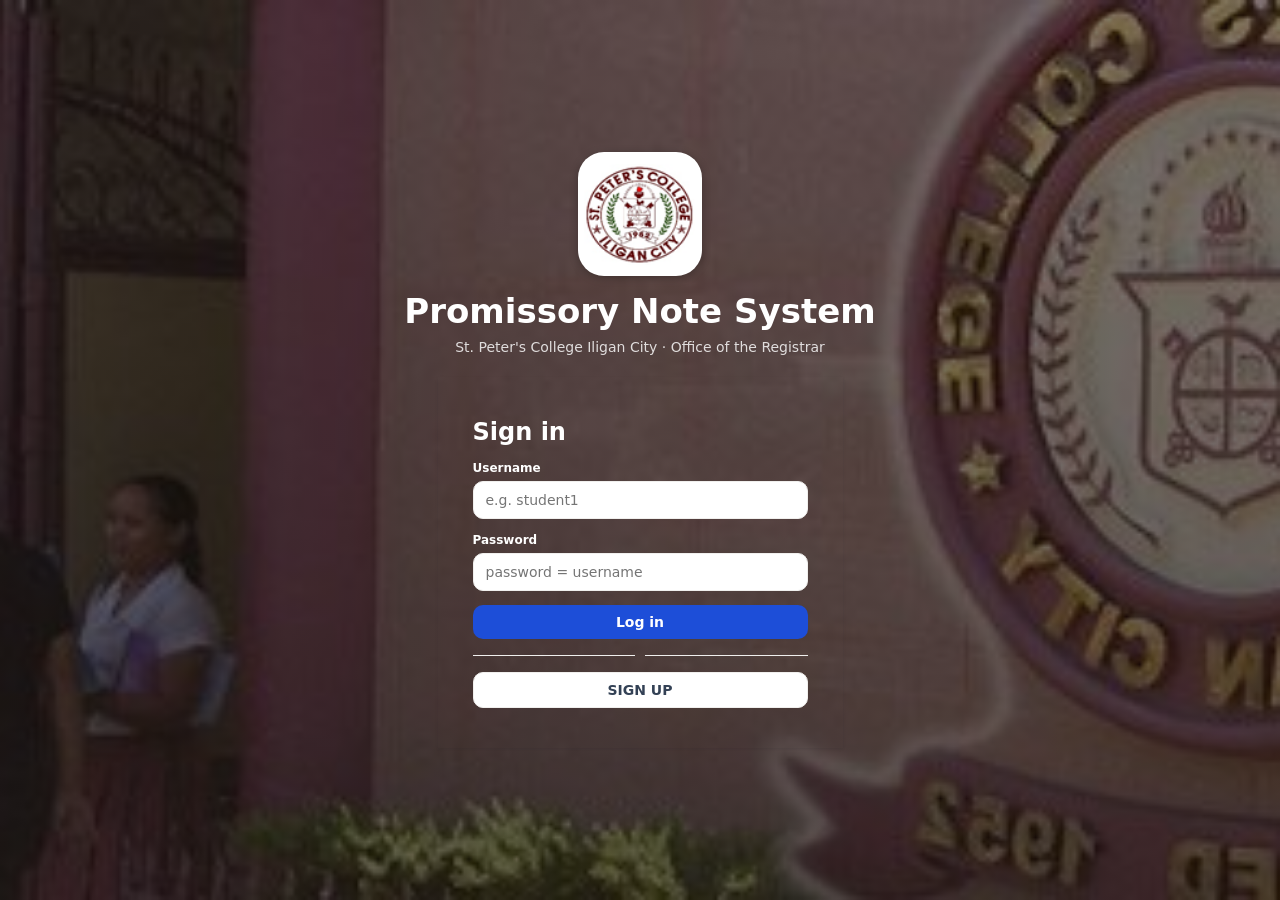
<file: index.html>
<!DOCTYPE html>
<html lang="en">
<head>
  <meta charset="UTF-8">
  <meta name="viewport" content="width=device-width, initial-scale=1.0">
  <title>Promissory Note System — St. Peter's College Iligan City</title>
  <link rel="icon" type="image/png" href="img/logo.png">
  <link rel="stylesheet" href="css/style.css">
</head>
<body>
  <div id="app"></div>
  <div id="modal-root"></div>
  <div id="toast-root"></div>
  <div id="print-root"></div>

  <script src="js/seed.js"></script>
  <script src="js/app.js"></script>
</body>
</html>
</file>
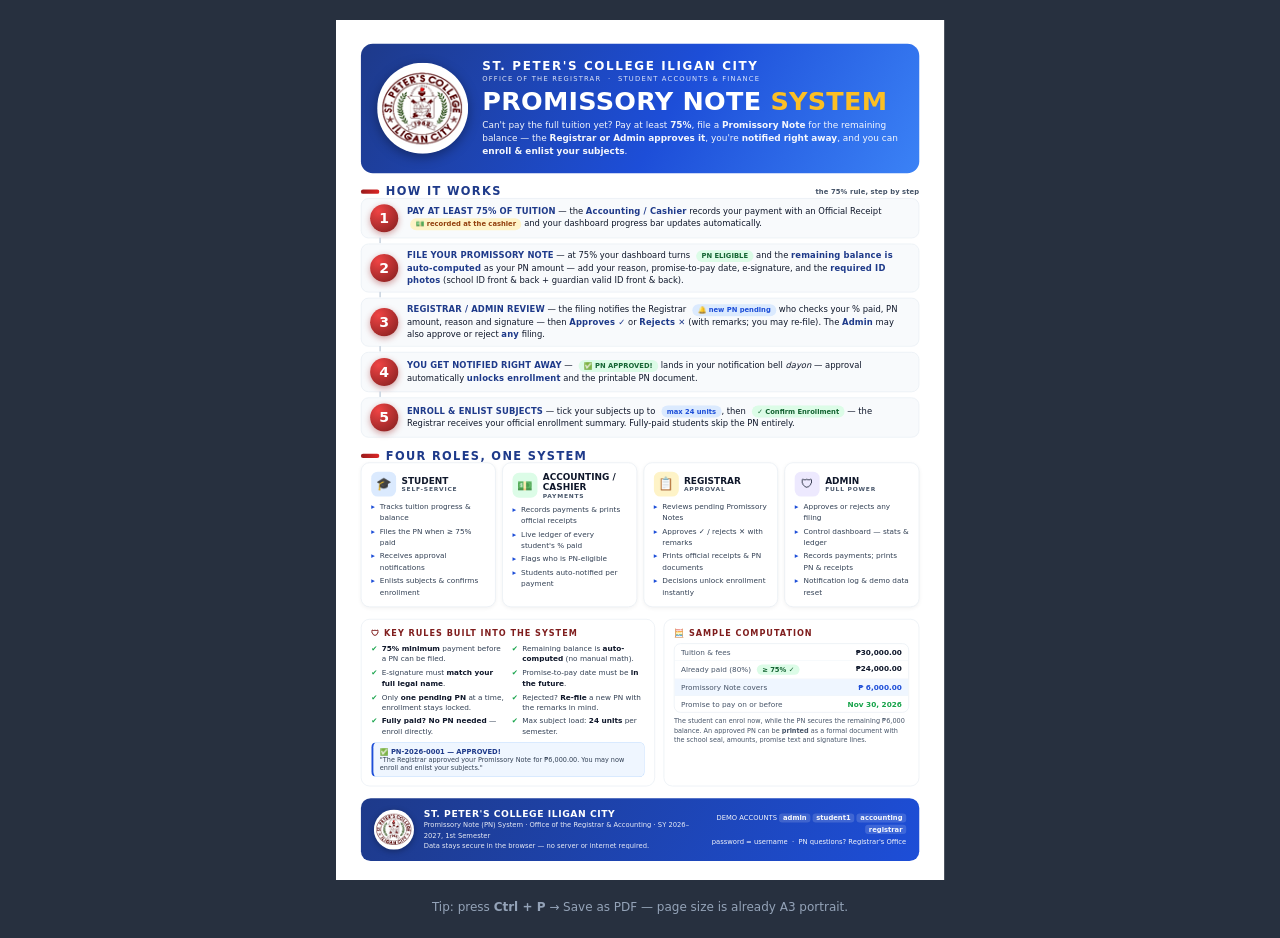
<file: poster.html>
<!DOCTYPE html>
<html lang="en">
<head>
<meta charset="UTF-8">
<meta name="viewport" content="width=device-width, initial-scale=1.0">
<title>PN System Poster — St. Peter's College Iligan City</title>
<link rel="icon" type="image/png" href="img/logo.png">
<style>
  :root {
    --blue: #1d4ed8; --blue-2: #1e3a8a; --sky: #3b82f6;
    --maroon: #991b1b; --maroon-2: #7f1d1d;
    --ink: #0f172a; --muted: #475569; --line: #e2e8f0;
    --green: #16a34a; --amber: #b45309;
  }
  * { box-sizing: border-box; margin: 0; padding: 0; }
  body { background: #27303f; font-family: 'Segoe UI', system-ui, -apple-system, Roboto, Arial, sans-serif; color: var(--ink); }
  .scale-wrap { margin: 20px auto; width: 1123px; }
  .poster {
    width: 1123px; height: 1588px; /* A3 portrait @96dpi */
    background: #fff; overflow: hidden; position: relative;
    transform-origin: top left; padding: 44px 46px;
    display: flex; flex-direction: column; gap: 22px;
    -webkit-print-color-adjust: exact; print-color-adjust: exact;
  }

  /* ---------- header ---------- */
  .p-head {
    display: flex; align-items: center; gap: 26px;
    background: linear-gradient(120deg, var(--blue-2), var(--blue) 55%, var(--sky));
    color: #fff; border-radius: 22px; padding: 28px 30px;
  }
  .seal {
    width: 168px; height: 168px; object-fit: contain; flex: none;
    background: #fff; border-radius: 50%; padding: 6px;
    box-shadow: 0 6px 22px rgba(0,0,0,.35);
  }
  .school { font-size: 22px; font-weight: 800; letter-spacing: 3px; }
  .office { font-size: 12.5px; letter-spacing: 2.2px; opacity: .85; margin-top: 4px; }
  .p-head h1 { font-size: 47px; font-weight: 900; letter-spacing: .5px; margin: 10px 0 8px; line-height: 1.04; }
  .p-head h1 span { color: #fbbf24; }
  .tagline { font-size: 16.5px; line-height: 1.45; opacity: .95; max-width: 780px; }

  /* ---------- section titles ---------- */
  h2.sec {
    display: flex; align-items: center; gap: 12px;
    font-size: 21px; font-weight: 900; letter-spacing: 2.5px; color: var(--blue-2);
  }
  h2.sec::before { content: ''; width: 34px; height: 8px; border-radius: 99px; background: linear-gradient(90deg, var(--maroon), #dc2626); }
  h2.sec small { font-weight: 600; letter-spacing: .2px; color: var(--muted); font-size: 12.5px; text-transform: none; margin-left: auto; }

  /* ---------- flow ---------- */
  .steps { list-style: none; display: flex; flex-direction: column; gap: 10px; position: relative; }
  .steps li {
    display: flex; align-items: center; gap: 16px;
    border: 1.5px solid var(--line); border-radius: 14px; padding: 10px 16px;
    background: #f8fafc; position: relative;
  }
  .steps li::before {
    content: ''; position: absolute; left: 33px; top: 100%; height: 10px; width: 2.5px;
    background: #cbd5e1;
  }
  .steps li:last-child::before { display: none; }
  .num {
    width: 52px; height: 52px; border-radius: 50%; flex: none;
    background: radial-gradient(circle at 30% 25%, #ef4444, var(--maroon-2));
    color: #fff; font-size: 26px; font-weight: 900;
    display: grid; place-items: center; box-shadow: 0 4px 12px rgba(153,27,27,.4);
  }
  .steps b { color: var(--blue-2); letter-spacing: .3px; }
  .steps .st { font-size: 15.5px; line-height: 1.45; }
  .chip {
    display: inline-block; background: #dbeafe; color: var(--blue); border-radius: 99px;
    padding: 2px 10px; font-size: 12.5px; font-weight: 700; margin-left: 6px; white-space: nowrap;
  }
  .chip.g { background: #dcfce7; color: #166534; }
  .chip.a { background: #fef3c7; color: #92400e; }
  .chip.r { background: #fee2e2; color: #b91c1c; }

  /* ---------- roles ---------- */
  .roles { display: grid; grid-template-columns: repeat(4, 1fr); gap: 12px; }
  .role {
    border: 1.5px solid var(--line); border-radius: 16px; padding: 16px 18px; background: #fff;
    box-shadow: 0 2px 8px rgba(15,23,42,.06);
  }
  .role .r-head { display: flex; align-items: center; gap: 10px; margin-bottom: 8px; }
  .r-ico { width: 46px; height: 46px; border-radius: 12px; display: grid; place-items: center; font-size: 23px; flex: none; }
  .r1 .r-ico { background: #dbeafe; } .r2 .r-ico { background: #dcfce7; } .r3 .r-ico { background: #fef3c7; }
  .r4 .r-ico { background: #ede9fe; }
  .role h3 { font-size: 16.5px; }
  .role .r-sub { font-size: 11px; letter-spacing: 1.4px; color: var(--muted); font-weight: 700; }
  .role ul { list-style: none; font-size: 13.5px; color: #334155; line-height: 1.55; }
  .role ul li { padding-left: 16px; position: relative; margin-top: 4px; }
  .role ul li::before { content: '▸'; position: absolute; left: 0; color: var(--blue); }

  /* ---------- bottom grid ---------- */
  .grid2 { display: grid; grid-template-columns: 1.15fr 1fr; gap: 16px; }
  .panel { border: 1.5px solid var(--line); border-radius: 16px; padding: 16px 18px; background: #fff; }
  .panel h3 { font-size: 15px; letter-spacing: 1.8px; color: var(--maroon-2); margin-bottom: 10px; display: flex; align-items: center; gap: 8px; }
  .rules { list-style: none; display: grid; grid-template-columns: 1fr 1fr; gap: 7px 14px; font-size: 13.5px; color: #334155; }
  .rules li { display: flex; gap: 8px; align-items: flex-start; line-height: 1.4; }
  .rules li::before { content: '✔'; color: var(--green); font-weight: 900; flex: none; }
  .rules li b { color: var(--ink); }

  .ledger { border: 1px solid var(--line); border-radius: 12px; overflow: hidden; font-size: 13.5px; }
  .ledger div { display: flex; justify-content: space-between; padding: 7px 12px; border-bottom: 1px solid #f1f5f9; }
  .ledger div:last-child { border-bottom: 0; }
  .ledger .lab { color: var(--muted); }
  .ledger .val { font-weight: 800; }
  .ledger .pn-row { background: #eff6ff; }
  .ledger .pn-row .val { color: var(--blue); }
  .ledger .done .val { color: var(--green); }
  .mini-note { font-size: 12px; color: var(--muted); margin-top: 8px; line-height: 1.45; }

  /* ---------- fake notification ---------- */
  .notif {
    margin-top: 10px; border: 1px solid #bfdbfe; background: #eff6ff; border-left: 4px solid var(--blue);
    border-radius: 10px; padding: 9px 12px;
  }
  .notif .n-t { font-size: 12.5px; font-weight: 800; color: var(--blue-2); }
  .notif .n-m { font-size: 12px; color: #334155; margin-top: 2px; }

  /* ---------- footer ---------- */
  .p-foot {
    margin-top: auto; display: flex; align-items: center; gap: 18px;
    background: linear-gradient(120deg, var(--blue-2), var(--blue));
    color: #fff; border-radius: 18px; padding: 18px 24px;
  }
  .f-seal { width: 74px; height: 74px; object-fit: contain; background: #fff; border-radius: 50%; padding: 3px; flex: none; box-shadow: 0 3px 12px rgba(0,0,0,.3); }
  .p-foot .f-title { font-size: 17px; font-weight: 800; letter-spacing: 1px; }
  .p-foot .f-sub { font-size: 12.5px; opacity: .9; margin-top: 3px; line-height: 1.5; }
  .f-acc { margin-left: auto; text-align: right; font-size: 12.5px; line-height: 1.7; opacity: .95; }
  .f-acc code { background: rgba(255,255,255,.16); border-radius: 6px; padding: 1px 7px; font-family: inherit; font-weight: 700; }

  /* ---------- print ---------- */
  @page { size: A3 portrait; margin: 0; }
  @media print {
    body { background: #fff; }
    .scale-wrap { margin: 0; width: auto !important; height: auto !important; }
    .poster { transform: none !important; box-shadow: none; margin: 0; }
    .no-print { display: none !important; }
  }
</style>
</head>
<body>
<div class="scale-wrap" id="wrap">
<div class="poster" id="poster">

  <header class="p-head">
    <img class="seal" src="img/logo.png" alt="St. Peter's College seal" onerror="this.style.display='none'">
    <div>
      <div class="school">ST. PETER'S COLLEGE ILIGAN CITY</div>
      <div class="office">OFFICE OF THE REGISTRAR &nbsp;·&nbsp; STUDENT ACCOUNTS &amp; FINANCE</div>
      <h1>PROMISSORY NOTE <span>SYSTEM</span></h1>
      <div class="tagline">Can't pay the full tuition yet? Pay at least <b>75%</b>, file a <b>Promissory Note</b> for the remaining balance —
        the <b>Registrar or Admin approves it</b>, you're <b>notified right away</b>, and you can <b>enroll &amp; enlist your subjects</b>.</div>
    </div>
  </header>

  <section class="p-flow">
    <h2 class="sec">HOW IT WORKS <small>the 75% rule, step by step</small></h2>
    <ol class="steps">
      <li><div class="num">1</div>
        <div class="st"><b>PAY AT LEAST 75% OF TUITION</b> — the <b>Accounting / Cashier</b> records your payment with an Official Receipt
          <span class="chip a">💵 recorded at the cashier</span> and your dashboard progress bar updates automatically.</div>
      </li>
      <li><div class="num">2</div>
        <div class="st"><b>FILE YOUR PROMISSORY NOTE</b> — at 75% your dashboard turns <span class="chip g">PN ELIGIBLE</span> and the
          <b>remaining balance is auto-computed</b> as your PN amount — add your reason, promise-to-pay date, e-signature,
          and the <b>required ID photos</b> (school ID front &amp; back + guardian valid ID front &amp; back).</div>
      </li>
      <li><div class="num">3</div>
        <div class="st"><b>REGISTRAR / ADMIN REVIEW</b> — the filing notifies the Registrar <span class="chip">🔔 new PN pending</span> who checks your
          % paid, PN amount, reason and signature — then <b>Approves ✓</b> or <b>Rejects ✕</b> (with remarks; you may re-file).
          The <b>Admin</b> may also approve or reject <b>any</b> filing.</div>
      </li>
      <li><div class="num">4</div>
        <div class="st"><b>YOU GET NOTIFIED RIGHT AWAY</b> — <span class="chip g">✅ PN APPROVED!</span> lands in your notification bell
          <em>dayon</em> — approval automatically <b>unlocks enrollment</b> and the printable PN document.</div>
      </li>
      <li><div class="num">5</div>
        <div class="st"><b>ENROLL &amp; ENLIST SUBJECTS</b> — tick your subjects up to <span class="chip">max 24 units</span>, then
          <span class="chip g">✓ Confirm Enrollment</span> — the Registrar receives your official enrollment summary. Fully-paid students skip the PN entirely.</div>
      </li>
    </ol>
  </section>

  <section>
    <h2 class="sec">FOUR ROLES, ONE SYSTEM</h2>
    <div class="roles">
      <div class="role r1">
        <div class="r-head"><div class="r-ico">🎓</div>
          <div><h3>STUDENT</h3><div class="r-sub">SELF-SERVICE</div></div></div>
        <ul>
          <li>Tracks tuition progress &amp; balance</li>
          <li>Files the PN when ≥ 75% paid</li>
          <li>Receives approval notifications</li>
          <li>Enlists subjects &amp; confirms enrollment</li>
        </ul>
      </div>
      <div class="role r2">
        <div class="r-head"><div class="r-ico">💵</div>
          <div><h3>ACCOUNTING / CASHIER</h3><div class="r-sub">PAYMENTS</div></div></div>
        <ul>
          <li>Records payments &amp; prints official receipts</li>
          <li>Live ledger of every student's % paid</li>
          <li>Flags who is PN-eligible</li>
          <li>Students auto-notified per payment</li>
        </ul>
      </div>
      <div class="role r3">
        <div class="r-head"><div class="r-ico">📋</div>
          <div><h3>REGISTRAR</h3><div class="r-sub">APPROVAL</div></div></div>
        <ul>
          <li>Reviews pending Promissory Notes</li>
          <li>Approves ✓ / rejects ✕ with remarks</li>
          <li>Prints official receipts &amp; PN documents</li>
          <li>Decisions unlock enrollment instantly</li>
        </ul>
      </div>
      <div class="role r4">
        <div class="r-head"><div class="r-ico">🛡</div>
          <div><h3>ADMIN</h3><div class="r-sub">FULL POWER</div></div></div>
        <ul>
          <li>Approves or rejects any filing</li>
          <li>Control dashboard — stats &amp; ledger</li>
          <li>Records payments; prints PN &amp; receipts</li>
          <li>Notification log &amp; demo data reset</li>
        </ul>
      </div>
    </div>
  </section>

  <section class="grid2">
    <div class="panel">
      <h3>🛡 KEY RULES BUILT INTO THE SYSTEM</h3>
      <ul class="rules">
        <li><span><b>75% minimum</b> payment before a PN can be filed.</span></li>
        <li><span>Remaining balance is <b>auto-computed</b> (no manual math).</span></li>
        <li><span>E-signature must <b>match your full legal name</b>.</span></li>
        <li><span>Promise-to-pay date must be <b>in the future</b>.</span></li>
        <li><span>Only <b>one pending PN</b> at a time, enrollment stays locked.</span></li>
        <li><span>Rejected? <b>Re-file</b> a new PN with the remarks in mind.</span></li>
        <li><span><b>Fully paid? No PN needed</b> — enroll directly.</span></li>
        <li><span>Max subject load: <b>24 units</b> per semester.</span></li>
      </ul>
      <div class="notif">
        <div class="n-t">✅ PN-2026-0001 — APPROVED!</div>
        <div class="n-m">"The Registrar approved your Promissory Note for ₱6,000.00. You may now enroll and enlist your subjects."</div>
      </div>
    </div>
    <div class="panel">
      <h3>🧮 SAMPLE COMPUTATION</h3>
      <div class="ledger">
        <div><span class="lab">Tuition &amp; fees</span><span class="val">₱30,000.00</span></div>
        <div><span class="lab">Already paid (80%) <span class="chip g">≥ 75% ✓</span></span><span class="val">₱24,000.00</span></div>
        <div class="pn-row"><span class="lab">Promissory Note covers</span><span class="val">₱ 6,000.00</span></div>
        <div class="done"><span class="lab">Promise to pay on or before</span><span class="val">Nov 30, 2026</span></div>
      </div>
      <div class="mini-note">The student can enrol now, while the PN secures the remaining ₱6,000 balance. An approved PN can be
        <b>printed</b> as a formal document with the school seal, amounts, promise text and signature lines.</div>
    </div>
  </section>

  <footer class="p-foot">
    <img class="f-seal" src="img/logo.png" alt="" onerror="this.style.display='none'">
    <div>
      <div class="f-title">ST. PETER'S COLLEGE ILIGAN CITY</div>
      <div class="f-sub">Promissory Note (PN) System · Office of the Registrar &amp; Accounting · SY 2026–2027, 1st Semester<br>
        Data stays secure in the browser — no server or internet required.</div>
    </div>
    <div class="f-acc">
      DEMO ACCOUNTS <code>admin</code> <code>student1</code> <code>accounting</code> <code>registrar</code><br>
      password = username &nbsp;·&nbsp; PN questions? Registrar's Office
    </div>
  </footer>

</div>
</div>
<div class="no-print" style="text-align:center;color:#94a3b8;font-size:12px;margin:10px 0 24px;">
  Tip: press <b>Ctrl + P</b> → Save as PDF — page size is already A3 portrait.
</div>
<script>
  (function () {
    var wrap = document.getElementById('wrap'), poster = document.getElementById('poster');
    function fit() {
      var s = Math.min(1, (window.innerWidth - 40) / 1123, (window.innerHeight - 40) / 1588);
      poster.style.transform = s < 1 ? 'scale(' + s + ')' : 'none';
      wrap.style.width = (1123 * s) + 'px'; wrap.style.height = (1588 * s) + 'px';
    }
    fit(); window.addEventListener('resize', fit);
  })();
</script>
</body>
</html>
</file>
<file: css/style.css>
/* =====================================================
   Promissory Note System — styles
   ===================================================== */
:root {
  --primary: #1d4ed8;
  --primary-2: #1e3a8a;
  --bg: #f1f5f9;
  --card: #ffffff;
  --line: #f0efed;
  --text: #0f172a;
  --muted: #64748b;
}

* { box-sizing: border-box; }
html, body { margin: 0; padding: 0; }
body {
  font-family: 'Segoe UI', system-ui, -apple-system, Roboto, 'Helvetica Neue', Arial, sans-serif;
  background: var(--bg);
  color: var(--text);
  -webkit-font-smoothing: antialiased;
}
button { font: inherit; }
h1, h2, h3 { line-height: 1.25; }
::selection { background: #bfdbfe; }
input[type="checkbox"] { width: 16px; height: 16px; accent-color: var(--primary); cursor: pointer; }

/* ---------------- topbar ---------------- */
.topbar {
  display: flex; justify-content: space-between; align-items: center; gap: 14px; flex-wrap: wrap;
  position: sticky; top: 0; z-index: 50;
  padding: 10px 22px;
  background: #382f2a;
  color: #fff;
  box-shadow: 0 2px 12px rgba(15, 23, 42, .25);
}
.brand { display: flex; gap: 12px; align-items: center; }
.logo {
  width: 42px; height: 42px; border-radius: 12px;
  background: #fff; color: var(--primary-2);
  font-weight: 900; font-size: 14px; letter-spacing: .5px;
  display: grid; place-items: center;
  box-shadow: 0 2px 8px rgba(0, 0, 0, .25);
  flex: none;
}
.logo.big { width: 124px; height: 124px; font-size: 22px; border-radius: 26px; padding: 6px; }
.logo-img { width: 100%; height: 100%; object-fit: contain; display: block; border-radius: inherit; }
.brand-title { font-weight: 800; font-size: 15px; }
.brand-sub { font-size: 11px; opacity: .8; }
.top-actions { display: flex; gap: 12px; align-items: center; }
.user-box { text-align: right; line-height: 1.3; }
.user-name { font-size: 13.5px; font-weight: 700; }
.user-role { font-size: 10px; letter-spacing: 1.2px; opacity: .85; text-transform: uppercase; }

/* ---------------- buttons ---------------- */
.btn {
  display: inline-flex; align-items: center; justify-content: center; gap: 7px;
  background: var(--primary); color: #fff;
  border: none; border-radius: 10px; padding: 9px 16px;
  font-size: 14px; font-weight: 600; cursor: pointer;
  transition: .15s; white-space: nowrap;
}
.btn:hover { filter: brightness(1.08); }
.btn:active { transform: translateY(1px); }
.btn.green { background: #16a34a; }
.btn.red { background: #dc2626; }
.btn.ghost { background: #fff; color: #334155; border: 1px solid #f0efed; }
.btn.ghost:hover { border-color: var(--primary); color: var(--primary); filter: none; }
.btn.small { padding: 6px 11px; font-size: 12.5px; border-radius: 8px; }
.btn.tiny { padding: 3px 9px; font-size: 11.5px; border-radius: 7px; }
.btn.full { width: 100%; }
.btn:disabled { opacity: .55; cursor: not-allowed; }
.topbar .btn.ghost { background: rgba(255, 255, 255, .14); color: #fff; border-color: rgba(255, 255, 255, .35); }
.topbar .btn.ghost:hover { background: rgba(255, 255, 255, .24); color: #fff; }

/* ---------------- layout ---------------- */
.page {
  max-width: 1150px; margin: 0 auto;
  padding: 24px 20px 60px;
  display: flex; flex-direction: column; gap: 18px;
}
.stats-grid { display: grid; grid-template-columns: repeat(auto-fit, minmax(210px, 1fr)); gap: 14px; }
.card {
  background:rgb(15 23 42 / 0%);
  padding: 40px 35px;
  box-shadow: 0 1px 3px rgba(15, 23, 42, .08);
}
.card-head { display: flex; justify-content: space-between; align-items: center; gap: 12px; flex-wrap: wrap; margin-bottom: 12px; }
.card-head h3 { margin: 0; font-size: 16px; }
.muted { color: var(--muted); }
.small { font-size: 12px; }
.mt8 { margin-top: 8px; }
.mb14 { margin-bottom: 14px; }
.prem { white-space: pre-wrap; }
.row-between { display: flex; justify-content: space-between; align-items: center; gap: 10px; flex-wrap: wrap; }
.btn-row { display: flex; gap: 8px; align-items: center; flex-wrap: wrap; }
.cell-actions { display: flex; gap: 6px; }

/* ---------------- stat cards ---------------- */
.stat-card {
  background: var(--card); border: 1px solid var(--line); border-radius: 14px;
  padding: 16px 18px;
  box-shadow: 0 1px 3px rgba(15, 23, 42, .08);
}
.stat-label { font-size: 10.5px; font-weight: 800; letter-spacing: .6px; text-transform: uppercase; color: var(--muted); margin-bottom: 6px; }
.stat-value { font-size: 21px; font-weight: 800; }
.stat-value .badge { font-size: 12px; }
.stat-sub { font-size: 11.5px; color: var(--muted); margin-top: 4px; }
.tone-green .stat-value { color: #15803d; }
.tone-red .stat-value { color: #b91c1c; }
.tone-blue .stat-value { color: var(--primary); }

/* ---------------- progress bar ---------------- */
.progress-wrap { padding-top: 14px; }
.progress-track { position: relative; height: 16px; border-radius: 999px; background: #e2e8f0; }
.progress-fill { height: 100%; border-radius: 999px; background: linear-gradient(90deg, #3b82f6, #2563eb); transition: width .4s; }
.progress-fill.fill-ok { background: linear-gradient(90deg, #22c55e, #16a34a); }
.progress-mark { position: absolute; left: 75%; top: -4px; transform: translateX(-50%); width: 2px; height: 24px; background: #94a3b8; }
.progress-mark span {
  position: absolute; top: -18px; left: 50%; transform: translateX(-50%);
  font-size: 10px; font-weight: 800; color: #94a3b8; white-space: nowrap;
}
.progress-legend { display: flex; justify-content: space-between; font-size: 12px; color: var(--muted); margin-top: 10px; gap: 10px; flex-wrap: wrap; }

/* ---------------- callouts ---------------- */
.callout {
  display: flex; align-items: flex-start; gap: 12px;
  padding: 14px 16px; border-radius: 12px;
  font-size: 14px; line-height: 1.55; border: 1px solid transparent;
}
.callout .c-icon { font-size: 20px; line-height: 1.3; flex: none; }
.callout .btn { margin: 0; }
.c-green  { background: #f0fdf4; border-color: #bbf7d0; color: #14532d; }
.c-amber  { background: #fffbeb; border-color: #fde68a; color: #713f12; }
.c-red    { background: #fef2f2; border-color: #fecaca; color: #7f1d1d; }
.c-blue   { background: #eff6ff; border-color: #bfdbfe; color: #1e3a8a; }

/* ---------------- badges ---------------- */
.badge {
  display: inline-flex; align-items: center; gap: 5px;
  padding: 3px 10px; border-radius: 999px;
  font-size: 11px; font-weight: 700; letter-spacing: .2px; white-space: nowrap;
}
.b-green { background: #dcfce7; color: #166534; }
.b-amber { background: #fef3c7; color: #a16207; }
.b-red   { background: #fee2e2; color: #b91c1c; }
.b-blue  { background: #dbeafe; color: #1d4ed8; }
.b-gray  { background: #f1f5f9; color: #475569; }

/* ---------------- tables ---------------- */
.table-wrap { overflow-x: auto; }
.table { width: 100%; border-collapse: collapse; font-size: 13.5px; }
.table th {
  text-align: left; font-size: 10.5px; text-transform: uppercase; letter-spacing: .5px;
  color: var(--muted); padding: 9px 10px; border-bottom: 1px solid var(--line); white-space: nowrap;
}
.table td { padding: 10px; border-bottom: 1px solid #f0efed; vertical-align: middle; }
.table tr:hover td { background: #f8fafc; }
.table tr.row-on td { background: #eff6ff; }
.ok-text { color: #15803d; }
.warn-text { color: #b45309; }
.tot-row {
  display: flex; justify-content: space-between; align-items: center; gap: 10px; flex-wrap: wrap;
  margin-top: 14px;
}
.ok-note {
  font-size: 14px; background: #f0fdf4; border: 1px solid #bbf7d0; color: #166534;
  border-radius: 10px; padding: 10px 12px; margin: 0 0 14px;
}
.empty-note {
  padding: 26px; text-align: center; color: var(--muted);
  background: #f8fafc; border: 1px dashed var(--line); border-radius: 12px; font-size: 13.5px;
}

/* ---------------- PN cards ---------------- */
.cards-grid { display: grid; grid-template-columns: repeat(auto-fill, minmax(440px, 1fr)); gap: 14px; }
.pn-card {
  border: 1px solid var(--line); border-radius: 12px; padding: 16px; background: #fff;
  display: flex; flex-direction: column; gap: 10px;
}
.pn-card-head { display: flex; justify-content: space-between; align-items: flex-start; gap: 10px; }
.pn-grid { display: grid; grid-template-columns: 1fr 1fr; gap: 8px 18px; }
.kv-label { font-size: 10.5px; text-transform: uppercase; letter-spacing: .4px; color: var(--muted); font-weight: 800; }
.kv-val { font-size: 13.5px; margin-top: 2px; }
.pn-reason {
  background: #f8fafc; border: 1px dashed var(--line); border-radius: 10px;
  padding: 10px 12px; font-size: 13.5px;
}
.pn-reason.warn { background: #fef2f2; border-color: #fecaca; }
.pn-reason p { margin: 4px 0 0; }
.pn-sign { border-top: 1px solid var(--line); padding-top: 8px; }
.pn-actions { display: flex; gap: 8px; align-items: center; margin-top: 2px; flex-wrap: wrap; }
.pn-actions .spacer { flex: 1; }

/* ---------------- login ---------------- */
.login-page {
  min-height: 100vh;
  display: flex; flex-direction: column; align-items: center; justify-content: center;
  gap: 22px; padding: 44px 20px;
  color: #fff;
  /* full-page campus photo backdrop — img/campus.jpg with dark overlay for readability */
  background-color: #382F2A;
  background-image: linear-gradient(rgba(24, 15, 10, .55), rgba(24, 15, 10, .68)), url('../img/campus.jpg');
  background-size: cover;
  background-position: center;
  background-repeat: no-repeat;
}
.login-left {
  color: #fff;
  display: flex; flex-direction: column; justify-content: center; align-items: center;
  text-align: center; gap: 4px;
  padding: 0;
}
.login-left h1 { font-size: 34px; margin: 10px 0 2px; }
.login-left .uni { opacity: .82; font-size: 14px; }
.steps { margin: 26px 0 0; padding: 0; list-style: none; display: flex; flex-direction: column; gap: 12px; }
.steps li {
  display: flex; gap: 12px; align-items: flex-start;
  background: rgba(255, 255, 255, .1); border: 1px solid rgba(255, 255, 255, .18);
  padding: 11px 14px; border-radius: 12px; font-size: 14px;
}
.step-num {
  background: #fff; color: var(--primary-2); font-weight: 800;
  border-radius: 50%; width: 22px; height: 22px; flex: none;
  display: grid; place-items: center; font-size: 12px;
}
.login-foot { font-size: 11.5px; color: var(--muted); margin-top: 16px; text-align: center; }
.login-foot.left { text-align: left; margin-top: 26px; color: rgba(255, 255, 255, .75); }
.login-right { display: grid; place-items: center; padding: 0; background: transparent; }
.login-card { width: min(480px, 150%); }
.login-card h2 { margin: 0 0 14px; }
.divider {
  display: flex; align-items: center; gap: 10px; color: var(--muted);
  font-size: 10.5px; text-transform: uppercase; letter-spacing: 1px; margin: 16px 0;
}
.divider::before, .divider::after { content: ''; height: 1px; background: var(--line); flex: 1; }
.demo-grid { display: grid; grid-template-columns: 1fr 1fr; gap: 10px; margin-top: 2px; }
.demo-item {
  border: 1px solid var(--line); border-radius: 12px; padding: 10px 12px;
  cursor: pointer; background: #fff; text-align: left; transition: .15s;
}
.demo-item:hover { border-color: var(--primary); box-shadow: 0 3px 10px rgba(29, 78, 216, .12); transform: translateY(-1px); }
.demo-item .du { font-weight: 700; font-size: 13.5px; display: flex; align-items: center; gap: 6px; flex-wrap: wrap; }
.demo-item .du .badge { font-size: 10px; }
.demo-item .dd { font-size: 11.5px; color: var(--muted); margin-top: 3px; }

/* ---------------- forms + modal ---------------- */
.backdrop {
  position: fixed; inset: 0; background: rgba(15, 23, 42, .55); z-index: 100;
  display: grid; place-items: center; padding: 20px;
}
.modal {
  background: #fff; border-radius: 16px; padding: 24px;
  width: min(560px, 100%); max-height: 92vh; overflow: auto;
  box-shadow: 0 24px 60px rgba(0, 0, 0, .25);
}
.modal.wide { width: min(780px, 100%); }
.modal h3 { margin: 0 0 6px; }
.field { margin-bottom: 14px; }
.field label { display: block; font-size: 12px; font-weight: 700; color: #000000; margin-bottom: 6px; }
.login-card .field label { color: #fff; }
.field input, .field select, .field textarea {
  width: 100%; padding: 10px 12px; border: 1px solid #f0efed; border-radius: 10px;
  font: inherit; font-size: 14px; background: #fff; color: var(--text);
}
.field input:focus, .field select:focus, .field textarea:focus {
  outline: 2px solid rgba(29, 78, 216, .35); border-color: var(--primary);
}
.field input[disabled] { background: #f1f5f9; color: #334155; }
.check { display: flex; gap: 10px; align-items: flex-start; font-size: 12.5px; color: var(--muted); margin: 4px 0 8px; cursor: pointer; }
.check input { margin-top: 2px; flex: none; }
.modal-actions { display: flex; justify-content: flex-end; gap: 10px; margin-top: 18px; }

/* ---------------- bell / notifications ---------------- */
.icon-btn {
  width: 38px; height: 38px; border-radius: 50%;
  background: rgba(255, 255, 255, .15); border: 1px solid rgba(255, 255, 255, .25);
  color: #fff; font-size: 16px; cursor: pointer; position: relative;
  display: grid; place-items: center;
}
.icon-btn.dark {
  background: #f1f5f9; color: #334155; border: 1px solid var(--line);
  width: 30px; height: 30px; font-size: 13px;
}
.bell-wrap { position: relative; }
.bell-badge {
  position: absolute; top: -4px; right: -4px;
  background: #ef4444; color: #fff; border-radius: 999px;
  font-size: 10px; font-weight: 800; padding: 2px 5px; min-width: 17px; text-align: center;
}
.bell-drop {
  position: absolute; right: 0; top: 46px; width: min(380px, 92vw);
  background: #fff; border-radius: 14px; border: 1px solid var(--line);
  box-shadow: 0 18px 50px rgba(15, 23, 42, .25);
  overflow: hidden; color: var(--text); z-index: 60;
}
.bell-head { display: flex; justify-content: space-between; align-items: center; padding: 12px 14px; border-bottom: 1px solid var(--line); font-size: 14px; }
.bell-head-actions { display: flex; gap: 8px; align-items: center; }
.bell-list { max-height: 400px; overflow: auto; }
.notif { padding: 12px 14px; border-bottom: 1px solid #f0efed; }
.notif:last-child { border-bottom: 0; }
.notif.unread { background: #eff6ff; border-left: 3px solid var(--primary); padding-left: 11px; }
.n-title { font-size: 13px; font-weight: 700; }
.n-msg { font-size: 12px; color: var(--muted); margin: 3px 0; }
.n-date { font-size: 10.5px; color: #94a3b8; }
.notif.empty { text-align: center; color: var(--muted); font-size: 13px; padding: 26px; }
.alert.admin {
  display: flex; align-items: center; gap: 10px; flex-wrap: wrap;
  border: 1px solid var(--line); border-left: 4px solid var(--primary-2);
  background: #eef2ff; color: #312e81; padding: 10px 14px;
  border-radius: 10px; font-size: 13.5px; margin: 0 0 18px;
}
.alert.admin .btn { margin-left: auto; }

/* admin full-power console */
.admin-tabs { display: flex; gap: 8px; flex-wrap: wrap; margin: 0 0 18px; }
.admin-tab {
  background: #fff; color: #334155; border: 1px solid var(--line); border-radius: 10px;
  padding: 9px 14px; font-size: 13.5px; font-weight: 600; cursor: pointer; transition: .15s;
}
.admin-tab:hover { border-color: var(--primary); color: var(--primary); }
.admin-tab.on {
  background: var(--primary-2); border-color: var(--primary-2); color: #fff;
  box-shadow: 0 2px 8px rgba(30, 58, 138, .25);
}
.tab-count {
  display: inline-block; background: #ef4444; color: #fff; border-radius: 999px;
  font-size: 10px; font-weight: 800; padding: 1px 6px; margin-left: 2px; vertical-align: middle;
}
.admin-caps { margin: 0; padding-left: 20px; font-size: 13.5px; line-height: 1.8; color: #334155; }

/* PN filing — attach ID photos */
.id-grid { display: grid; grid-template-columns: repeat(2, 1fr); gap: 10px; margin-top: 6px; }
.id-slot { border: 1px dashed var(--line); border-radius: 10px; padding: 8px; text-align: center; background: #f8fafc; cursor: pointer; }
.id-slot:hover { border-color: var(--primary); background: #eff6ff; }
.id-label { font-size: 10.5px; font-weight: 700; color: #334155; text-transform: uppercase; letter-spacing: .4px; margin-bottom: 5px; }
.id-thumb { width: 100%; height: 92px; object-fit: cover; border-radius: 6px; border: 1px solid var(--line); background: #fff; display: block; }
.id-hint { font-size: 10px; color: var(--muted); margin-top: 4px; }
.f-id-input { display: none; }
.pn-ids { display: grid; grid-template-columns: repeat(4, 1fr); gap: 6px; margin-top: 10px; }
.pn-ids figure { margin: 0; text-align: center; }
.pn-ids img { width: 100%; height: 58px; object-fit: cover; border-radius: 6px; border: 1px solid var(--line); background: #fff; display: block; }
.pn-ids figcaption { font-size: 9px; color: var(--muted); margin-top: 3px; }

/* ---------------- toasts ---------------- */
#toast-root { position: fixed; bottom: 20px; right: 20px; z-index: 200; display: flex; flex-direction: column; gap: 8px; }
.toast {
  background: #0f172a; color: #fff; padding: 11px 15px; border-radius: 10px;
  font-size: 13px; box-shadow: 0 10px 26px rgba(0, 0, 0, .3);
  opacity: 0; transform: translateY(8px); transition: .35s; max-width: 340px;
}
.toast.show { opacity: 1; transform: none; }
.toast.success { background: #16a34a; }
.toast.error { background: #dc2626; }

/* ---------------- print (PN document) ---------------- */
#print-root { display: none; }

@media print {
  body > *:not(#print-root) { display: none !important; }
  #print-root { display: block !important; }
  body { background: #fff; }
  .pn-doc {
    font-family: 'Times New Roman', Georgia, serif;
    max-width: 720px; margin: 18px auto; padding: 0 8px; color: #111;
  }
  .doc-head { text-align: center; border-bottom: 3px double #111; padding-bottom: 12px; margin-bottom: 14px; }
  .doc-seal { width: 74px; height: 74px; object-fit: contain; display: block; margin: 0 auto 4px; }
  .doc-school { font-size: 20px; letter-spacing: 2px; font-weight: 700; }
  .doc-sub { font-size: 12px; margin-top: 2px; }
  .doc-no {
    font-weight: 700; border: 2px solid #111; width: max-content;
    margin: 10px auto 0; padding: 4px 18px; font-size: 13px;
  }
  .doc-table { width: 100%; border-collapse: collapse; margin: 10px 0 14px; }
  .doc-table th, .doc-table td { border: 1px solid #333; padding: 6px 9px; font-size: 12.5px; text-align: left; }
  .doc-table th { background: #f3f3f3; width: 19%; font-size: 11px; text-transform: uppercase; }
  .doc-p { font-size: 13.5px; line-height: 1.65; text-indent: 34px; margin: 10px 0; }
  .doc-signs { display: flex; gap: 56px; margin-top: 52px; }
  .doc-sign { border-top: 1px solid #111; padding-top: 6px; min-width: 220px; text-align: center; font-size: 13px; }
  .doc-role { font-size: 10.5px; margin-top: 2px; }
  .rcpt { font-family: 'Times New Roman', Georgia, serif; max-width: 660px; margin: 22px auto; color: #111; border: 2.5px solid #111; padding: 20px 26px; }
  .rcpt-seal { width: 64px; height: 64px; object-fit: contain; display: block; margin: 0 auto 4px; }
  .rcpt-school { text-align: center; font-size: 17px; font-weight: 700; letter-spacing: 2px; }
  .rcpt-office { text-align: center; font-size: 10.5px; margin-top: 2px; }
  .rcpt-title { text-align: center; font-size: 15px; font-weight: 800; letter-spacing: 5px; margin: 8px 0 2px; border-top: 1px solid #333; border-bottom: 3px double #111; padding: 6px 0; }
  .rcpt-no { display: flex; justify-content: space-between; font-size: 12px; margin: 10px 0 4px; }
  .rcpt-table { width: 100%; border-collapse: collapse; margin-top: 4px; }
  .rcpt-table th { border: 1px solid #333; width: 24%; text-align: left; padding: 5px 8px; font-size: 11px; text-transform: uppercase; background: #f3f3f3; }
  .rcpt-table td { border: 1px solid #333; padding: 5px 8px; font-size: 12.5px; }
  .rcpt-words { font-weight: 700; }
  .rcpt-status { margin-top: 8px; font-size: 11px; line-height: 1.5; border-top: 1px dashed #333; padding-top: 6px; }
  .rcpt-signs { display: flex; gap: 40px; margin-top: 46px; }
  .rcpt-sign { text-align: center; font-size: 12px; min-width: 220px; }
  .rcpt-sign div:first-child { border-bottom: 1px solid #111; padding-bottom: 4px; min-height: 28px; }
  .rcpt-foot { margin-top: 12px; text-align: center; font-size: 9.5px; font-style: italic; }
  .doc-ids { margin-top: 14px; border-top: 1px solid #111; padding-top: 10px; }
  .doc-ids-title { font-weight: 700; font-size: 12.5px; letter-spacing: 2px; text-transform: uppercase; margin-bottom: 8px; }
  .doc-ids-grid { display: flex; flex-wrap: wrap; gap: 12px; }
  .doc-idfig { width: calc(50% - 6px); text-align: center; font-size: 10px; margin: 0; }
  .doc-idfig img { width: 100%; height: 168px; object-fit: cover; border: 1px solid #111; display: block; }
  .doc-idfig figcaption { margin-top: 3px; }
}

/* ---------------- responsive ---------------- */
@media (max-width: 960px) {
  .cards-grid { grid-template-columns: 1fr; }
  .login-left h1 { font-size: 28px; }
}
@media (max-width: 640px) {
  .pn-grid { grid-template-columns: 1fr; }
  .user-box { display: none; }
  .stats-grid { grid-template-columns: 1fr 1fr; }
  .demo-grid { grid-template-columns: 1fr; }
}
</file>
